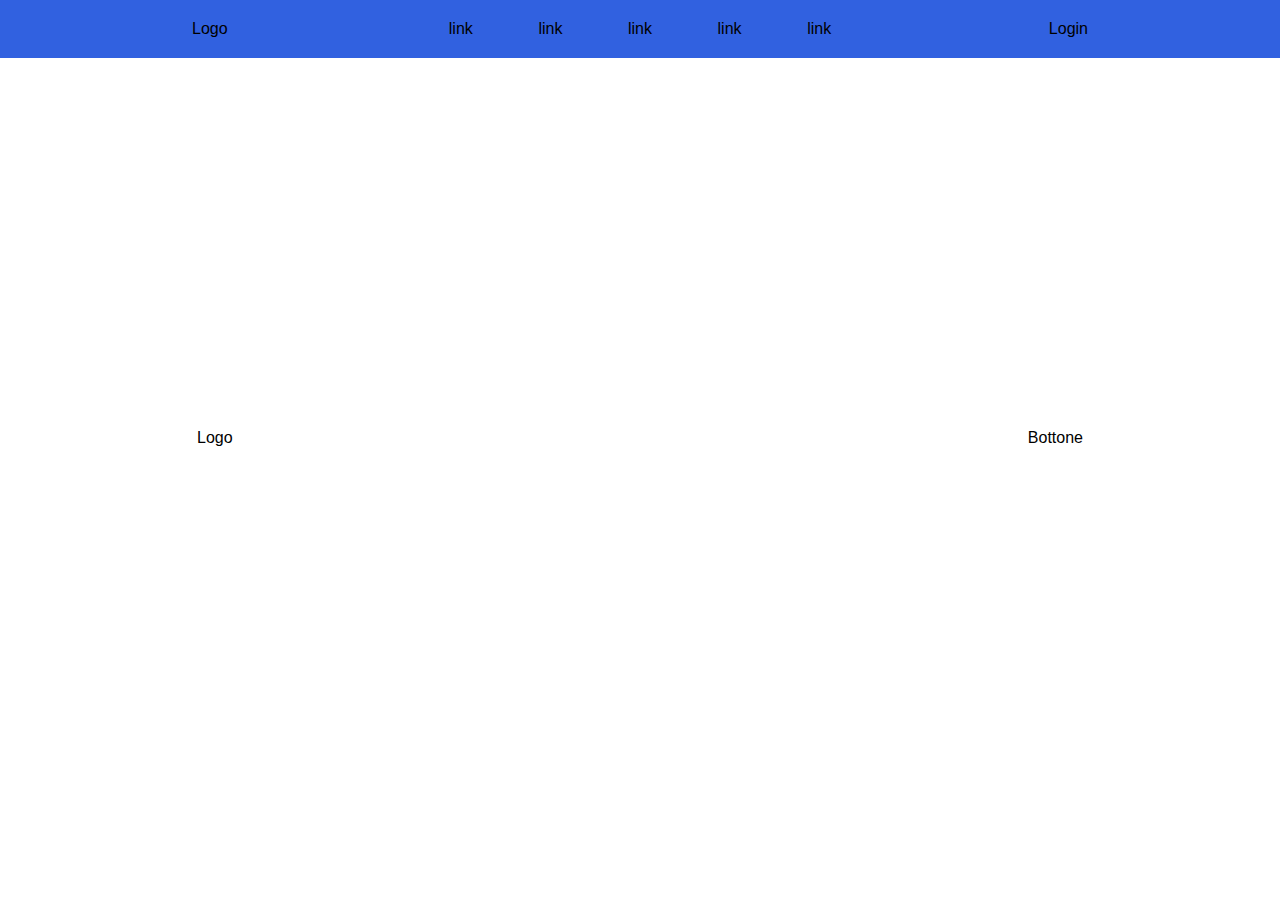
<file: index.html>
<!DOCTYPE html>
<html lang="en">
<head>
    <meta charset="UTF-8">
    <meta name="viewport" content="width=device-width, initial-scale=1.0">
    <link rel="stylesheet" href="style.css">
    <title>Discord</title>
</head>
<body>
    <div class="debug">
        <!-- /#header -->
        <header id="header">
            <div class="nav d-flex container">
                <div class="">Logo</div>
                <div class="">
                    <ul class="d-flex">
                        <li>link</li>
                        <li>link</li>
                        <li>link</li>
                        <li>link</li>
                        <li>link</li>
                    </ul>
                </div>
                <div class="d-flex">Login</div>
            </div>
        </header>
        <!-- /#main -->
        <main id="main">
            <!-- hero -->
            <section class="hero d-flex">
                <div class="jumbotron"></div>
            </section>
            <!-- section1 -->
            <section class="section1">
                <div class="container d-flex">
                    <div class="col-large"></div>
                    <div class="col-small"></div>
                </div>
            </section>
            <!-- section2 -->
            <section class="section2">
                <div class="container d-flex">
                    <div class="col-small"></div>
                    <div class="col-large"></div>
                </div>
            </section>
            <!-- section3 -->
            <section class="section3">
                <div class="container d-flex">
                    <div class="col-large"></div>
                    <div class="col-small"></div>
                </div>
            </section>
            <!-- section4 -->
            <section class="section4">
                <div class="container d-flex">
                    <div class="col-single"></div>
                </div>
            </section>
        </main>
        <!-- /#footer -->
        <footer id="footer">
            <!-- link section  -->
            <section class="link-section">
                <div class="container d-flex">
                    <div class="link-col-large"></div>
                    <div class="link-col"></div>
                    <div class="link-col"></div>
                    <div class="link-col"></div>
                    <div class="link-col"></div>
                </div>
            </section>
            <!-- banner section  -->
            <section class="footer-banner-section">
                <div class="banner container d-flex">
                    <div class="">Logo</div>
                    <div class="">Bottone</div>
                </div>
            </section>
        </footer>
    </div>
</body>
</html>
</file>
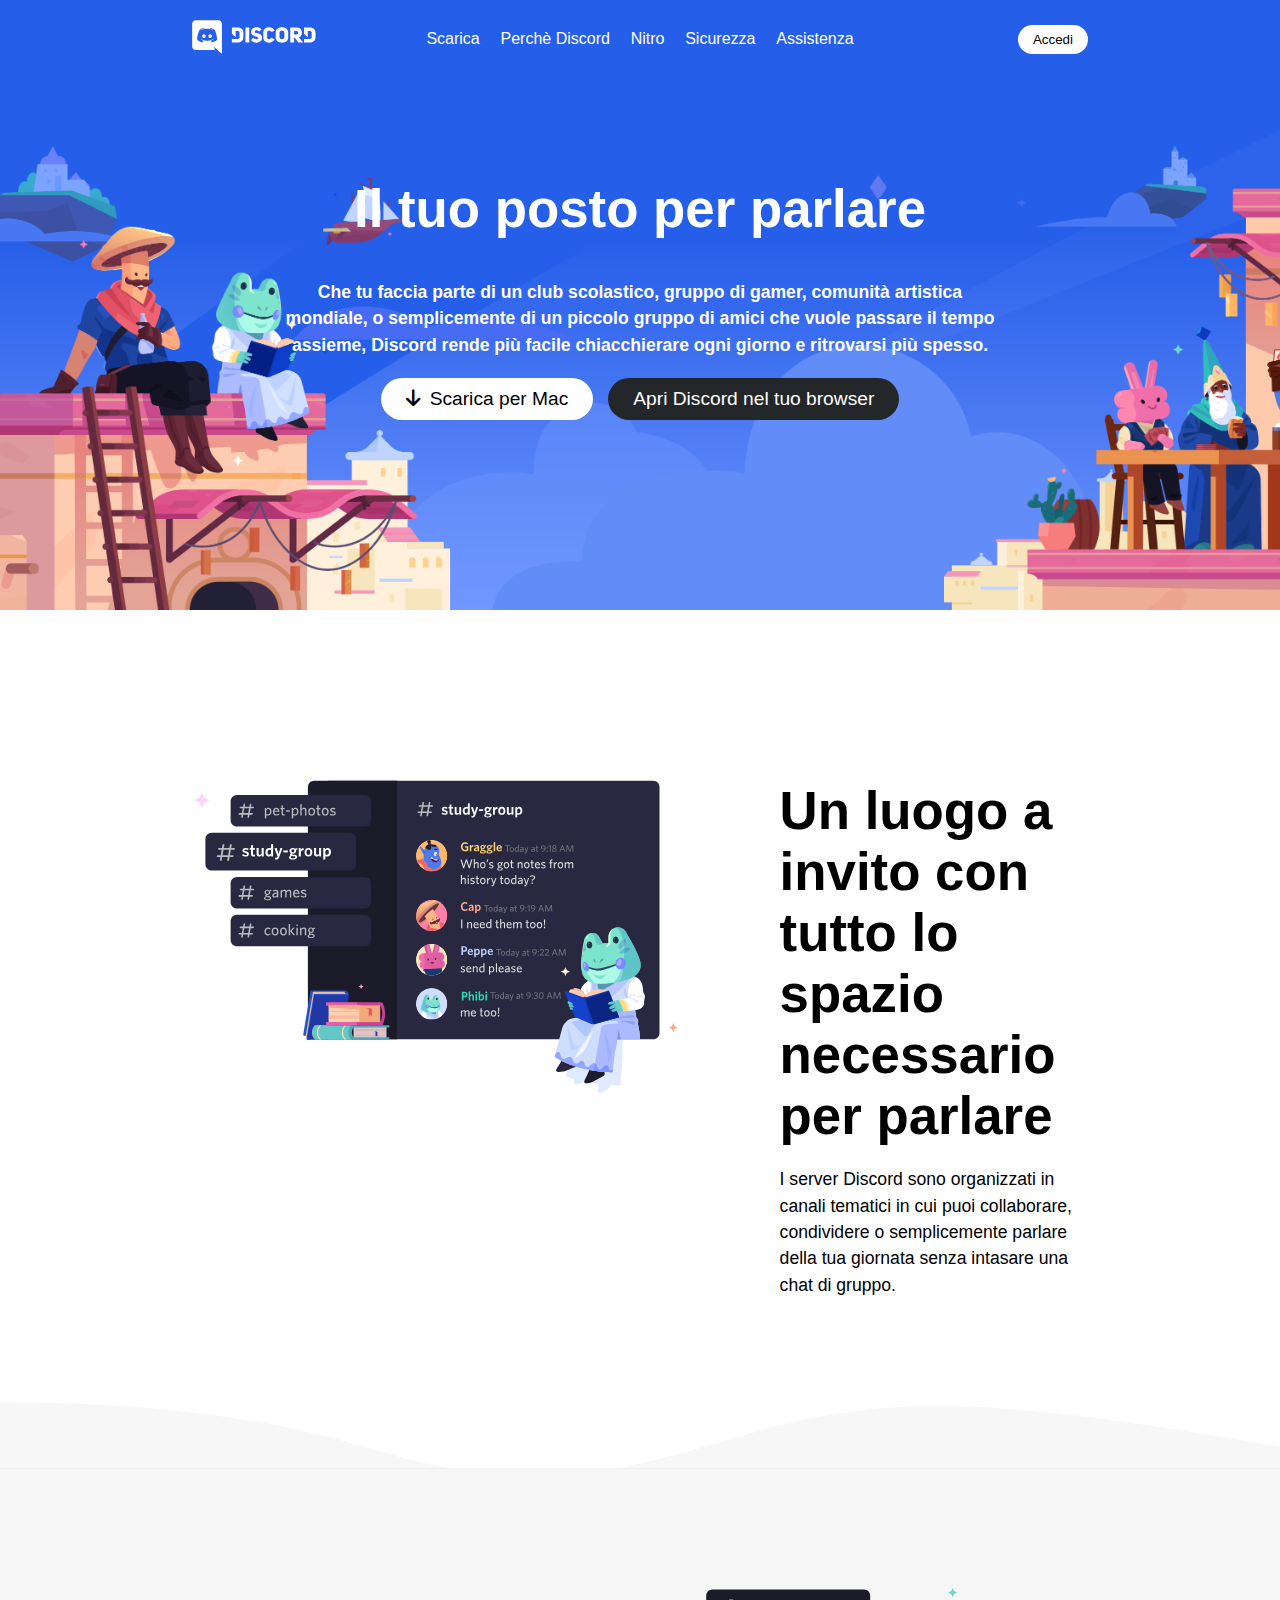
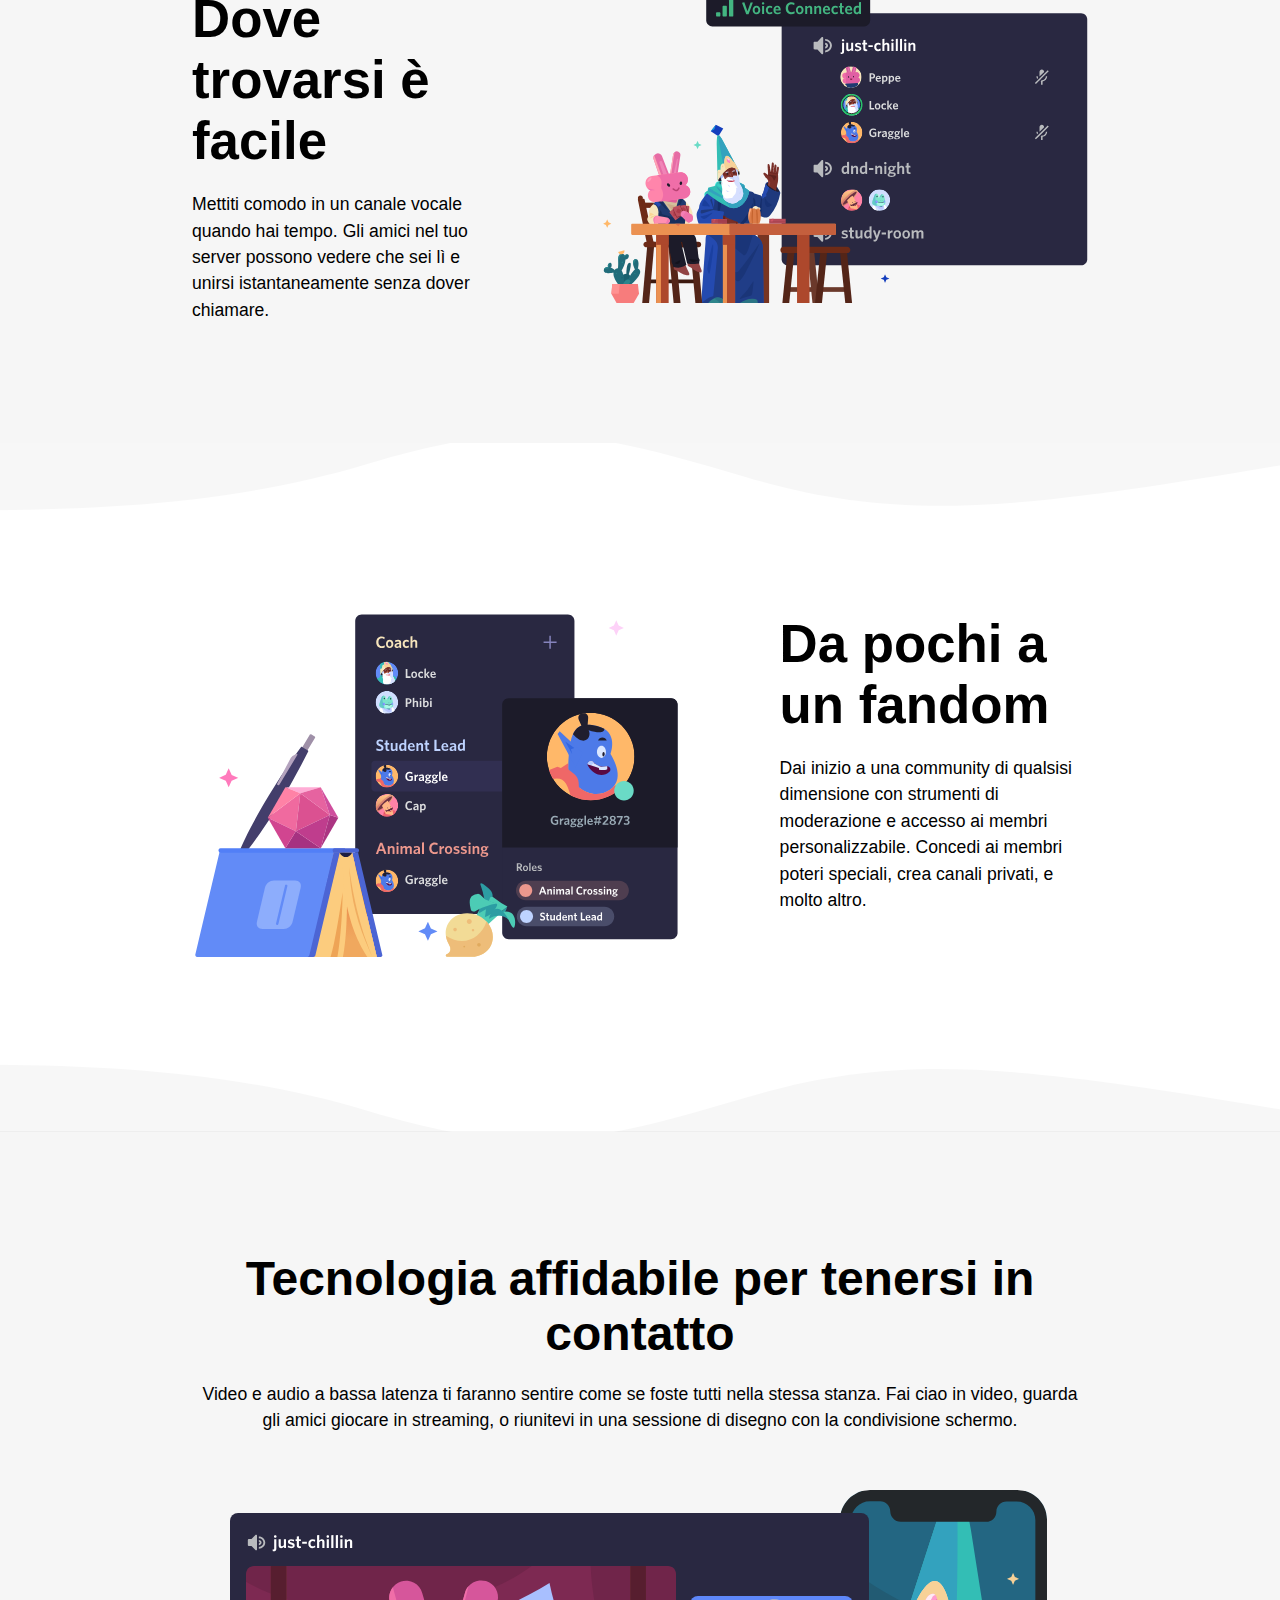
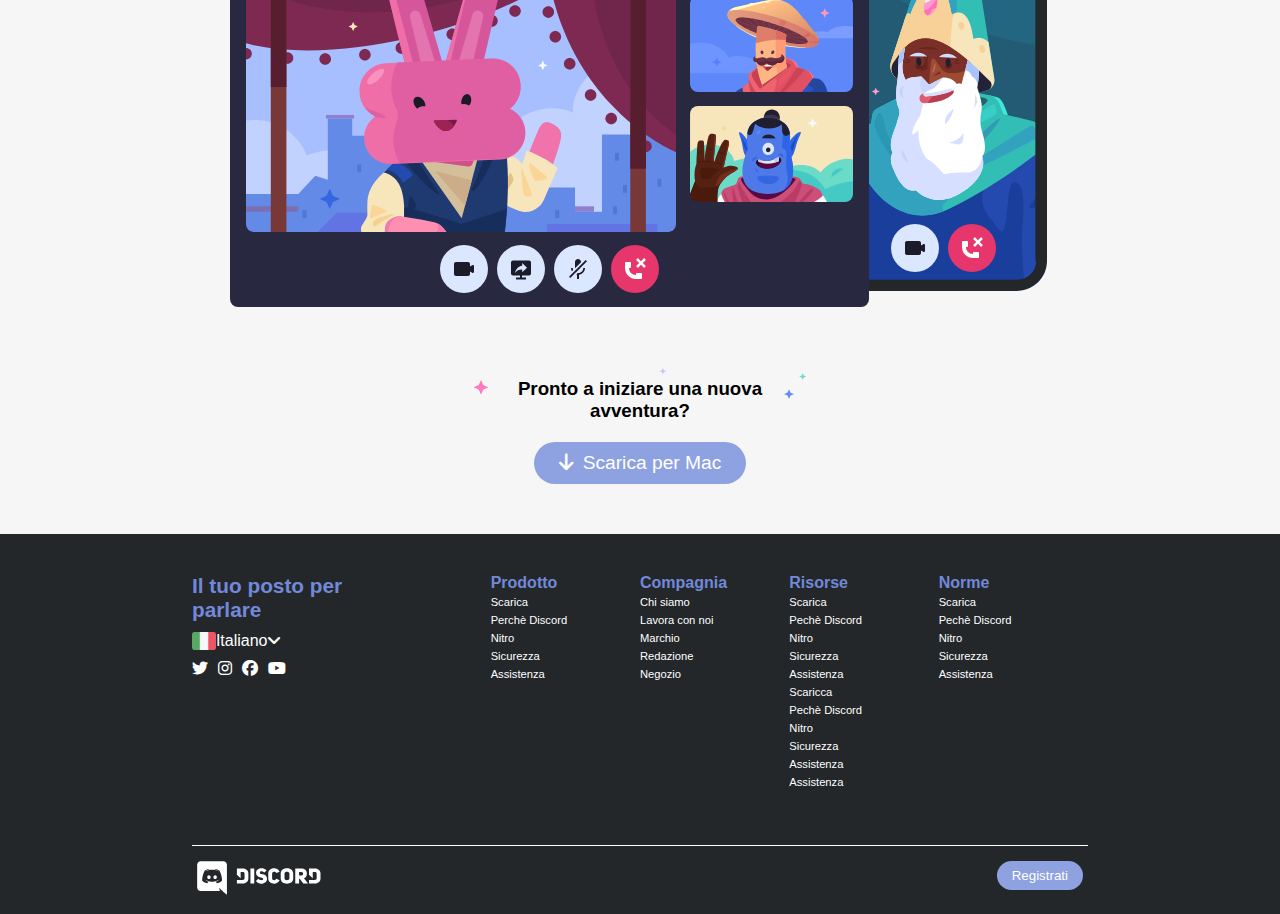
<file: bonus/index.html>
<!DOCTYPE html>
<html lang="en">
<head>
    <meta charset="UTF-8">
    <meta name="viewport" content="width=device-width, initial-scale=1.0">
    <!-- font  -->
    <link href="https://fonts.cdnfonts.com/css/whitney-2" rel="stylesheet">
    <!-- font-awesome  -->
    <link rel="stylesheet" href="https://cdnjs.cloudflare.com/ajax/libs/font-awesome/6.7.2/css/all.min.css">
    <link rel="stylesheet" href="style.css">
    <title>Discord bonus</title>
</head>
<body>
    <!-- /#header -->
    <header id="header">
        <div class="nav d-flex container">
            <div>
                <img class="logo" src="./img/logo.svg" alt="discord logo">
            </div>
            <div class="">
                <ul class="d-flex">
                    <li><a href="#">Scarica</a></li>
                    <li><a href="#">Perchè Discord</a></li>
                    <li><a href="#">Nitro</a></li>
                    <li><a href="#">Sicurezza</a></li>
                    <li><a href="#">Assistenza</a></li>
                </ul>
            </div>
            <div class="d-flex">
                <button class="btn-small btn-primary"><span>Accedi</span></button>
            </div>
        </div>
    </header>
    <!-- /#main -->
    <main id="main">
        <!-- hero -->
        <section class="hero d-flex y-bottom-50 ">
            <div class="jumbotron text-white text-center ">
                <h2>Il tuo posto per parlare</h2>
                <p>Che tu faccia parte di un club scolastico, gruppo di gamer, comunità artistica <br> mondiale, o semplicemente di un piccolo gruppo di amici che vuole passare il tempo <br> assieme, Discord rende più facile chiacchierare ogni giorno e ritrovarsi più spesso.</p>
                <div class="d-flex">
                    <button class="btn btn-primary"><span><i class="fa-solid fa-arrow-down"></i></span><span>Scarica per Mac</span></button>
                    <button class="btn btn-secondary text-white"><span>Apri Discord nel tuo browser</span> </button>
                </div>
            </div>
        </section>
        <!-- section invite -->
        <section class="section-invite y-bottom-50">
            <div class="container d-flex paddin-y-100">
                <div class="col-large left">
                    <img src="./img/item1.svg" alt="chat">
                </div>
                <div class="col-small right">
                    <h2 class="y-bottom-20">
                        Un luogo a invito con tutto lo spazio necessario per parlare
                    </h2>
                    <p>I server Discord sono organizzati in canali tematici in cui puoi collaborare, condividere o semplicemente parlare della tua giornata senza intasare una chat di gruppo.</p>
                </div>
            </div>
        </section>
        <!-- section2 -->
        <section class="section-connect bg-grey wave-top wave-bottom y-bottom-50">
            <div class="container d-flex paddin-y-100">
                <div class="col-small left">
                    <h2 class="y-bottom-20">Dove trovarsi è facile</h2>
                    <p>Mettiti comodo in un canale vocale quando hai tempo. Gli amici nel tuo server possono vedere che sei lì e unirsi istantaneamente senza dover chiamare.</p>
                </div>
                <div class="col-large right">
                    <img src="./img/item2.svg" alt="discord channel">
                </div>
            </div>
        </section>
        <!-- section3 -->
        <section class="section-community y-bottom-50">
            <div class="container d-flex paddin-y-100">
                <div class="col-large left">
                    <img src="./img/item3.svg" alt="fandom">
                </div>
                <div class="col-small right">
                    <h2 class="y-bottom-20">Da pochi a un fandom</h2>
                    <p>Dai inizio a una community di qualsisi dimensione con strumenti di moderazione e accesso ai membri personalizzabile. Concedi ai membri poteri speciali, crea canali privati, e molto altro.</p>
                </div>
            </div>
        </section>
        <!-- section4 -->
        <!-- <div class="wave-top">
            <img class="wave-img" src="./img/wave.svg" alt="wave">
        </div> -->
        <section class="section-tech bg-grey wave-top">
            <div class="container d-flex paddin-y-100">
                <div class="col-single text-center">
                    <h2 class="y-bottom-20">Tecnologia affidabile per tenersi in contatto</h2>
                    <p>Video e audio a bassa latenza ti faranno sentire come se foste tutti nella stessa stanza. Fai ciao in video, guarda <br>gli amici giocare in streaming, o riunitevi in una sessione di disegno con la condivisione schermo.</p>
                    <img src="./img/item4-big.svg" alt="technology">
                    <div>
                        <h3 class="y-bottom-20">Pronto a iniziare una nuova avventura?</h3>
                        <button class="btn btn-tertiary text-white"><span><i class="fa-solid fa-arrow-down"></i></span><span>Scarica per Mac</span></button>
                    </div>
                </div>
            </div>
        </section>
    </main>
    <!-- /#footer -->
    <footer id="footer">
        <!-- link section  -->
        <section class="link-section">
            <div class="container d-flex">
                <div class="link-col-large">
                    <ul>
                        <li>
                            <h3>Il tuo posto per <br>parlare</h3>
                        </li>
                        <li class="d-flex">
                            <img src="./img/ita.png" alt="italian flag">
                            <span>Italiano</span><span>
                                <i class="fa-solid fa-angle-down"></i>
                            </span>
                        </li>
                        <li class="d-flex">
                            <i class="fa-brands fa-twitter"></i>
                            <i class="fa-brands fa-instagram"></i>
                            <i class="fa-brands fa-facebook"></i>
                            <i class="fa-brands fa-youtube"></i>
                        </li>
                    </ul>
                </div>
                <div class="link-col">
                    <ul>
                        <li><h3>Prodotto</h3></li>
                        <li><a href="#">Scarica</a></li>
                        <li><a href="#">Perchè Discord</a></li>
                        <li><a href="#">Nitro</a></li>
                        <li><a href="#">Sicurezza</a></li>
                        <li><a href="#">Assistenza</a></li>
                    </ul>
                </div>
                <div class="link-col">
                    <ul>
                        <li><h3>Compagnia</h3></li>
                        <li><a href="#">Chi siamo</a></li>
                        <li><a href="#">Lavora con noi</a></li>
                        <li><a href="#">Marchio</a></li>
                        <li><a href="#">Redazione</a></li>
                        <li><a href="#">Negozio</a></li>
                    </ul>
                </div>
                <div class="link-col">
                    <ul>
                        <li><h3>Risorse</h3></li>
                        <li><a href="#">Scarica</a></li>
                        <li><a href="#">Pechè Discord</a></li>
                        <li><a href="#">Nitro</a></li>
                        <li><a href="#">Sicurezza</a></li>
                        <li><a href="#">Assistenza</a></li>
                        <li><a href="#">Scaricca</a></li>
                        <li><a href="#">Pechè Discord</a></li>
                        <li><a href="#">Nitro</a></li>
                        <li><a href="#">Sicurezza</a></li>
                        <li><a href="#">Assistenza</a></li>
                        <li><a href="#">Assistenza</a></li>
                    </ul>
                </div>
                <div class="link-col">
                    <ul>
                        <li><h3>Norme</h3></li>
                        <li><a href="#">Scarica</a></li>
                        <li><a href="#">Pechè Discord</a></li>
                        <li><a href="#">Nitro</a></li>
                        <li><a href="#">Sicurezza</a></li>
                        <li><a href="#">Assistenza</a></li>
                    </ul>
                </div>
            </div>
        </section>
        <!-- banner section  -->
        <section class="footer-banner-section">
            <div class="banner container d-flex">
                <div class="">
                    <img src="./img/logo.svg" alt="discord logo">
                </div>
                <div class="">
                    <button class="btn-small btn-tertiary text-white">Registrati</button>
                </div>
            </div>
        </section>
    </footer>
</body>
</html>
</file>
<file: style.css>
*{
    padding: 0;
    margin: 0;
    box-sizing: border-box;
}

:root{
    --disc-header-bg:#3161E0;
    --disc-blue-text:#7288D9;
    --disc-section-bg:#F6F6F6;
    --disc-btn-primary-bg:#FFFFFF;
    --disc-btn-secondary-bg:#23272A;
    --disc-btn-tertiary-bg:#8EA1E1;
}

body{
    font-family: "Roboto", sans-serif;
    font-optical-sizing: auto;
    font-style: normal;

}

ul{
    list-style: none;
}

/* #region utils  */
.d-flex{
    display: flex;
}

a{
    text-decoration: none;
    cursor: pointer;
    color: white;

}



.text-white{
    color: white;
}


/* #endregion utils  */

/* #region general  */
.container{
    width: 70%;
    margin: 0 auto;
}

.col-small{
    width: 40%;
}

.col-large{
    width: 60%;
}

.logo{
    max-width: 100%;
}

.btn{
    padding: 7px 12px;
    border-radius: 15px;
    border: none;
    cursor: pointer;
}

.btn-primary{
    background-color: var(--disc-btn-primary-bg);
}

/* #endregion general  */




/* #region header  */
header{
    background-color: var(--disc-header-bg);
    padding: 20px 0;
}

.nav{
    justify-content: space-between;
    align-items: center; 

    >div:nth-child(even){
        width: 50%;
        ul{
            justify-content: space-around;
        }
    }
    >div:nth-child(odd){
        width: 25%;
    }
    >div:last-of-type{
        justify-content: flex-end;
    }
}
/* #endregion header  */

/* #region main  */
main{
    section{
        padding: 30px 0;
    }
}

/* hero  */
.hero{
    background-color: var(--discord-hero-bg);
    .jumbotron{
        width: 60%;
        margin: 0 auto;
    }
}

/* section4  */
.col-single{
    width: 100%;
}
/* #endregion main  */

/* #region footer  */
footer{
    background-color: var(--discord-footer-bg);
}

/* link section  */
.link-section{
    padding: 10px 0 30px 0;
    border-bottom: 1px solid white;
    .link-col-large{
        width: calc((100% / 6) * 2);
    }
    .link-col{
        width: calc(100% / 6);
    }
}




/* banner section  */
.footer-banner-section{
    padding-top: 15px;
    .banner{
        padding: 10px 0;
        justify-content: space-between;
        div{
            padding: 5px;
        }
    }
}

/* #endregion footer  */
</file>
<file: bonus/style.css>
@import url('https://fonts.cdnfonts.com/css/whitney-2');

*{
    padding: 0;
    margin: 0;
    box-sizing: border-box;
}

:root{
    --disc-header-bg:#255EE9;
    --disc-blue-text:#7288D9;
    --disc-section-bg:#F6F6F6;
    --disc-btn-primary-bg:#FFFFFF;
    --disc-btn-secondary-bg:#23272A;
    --disc-btn-tertiary-bg:#8EA1E1;
}

body{
    font-family: 'Whytney', 'Helvetica Neue', Helvetica, Arial, sans-serif;
}

ul{
    list-style: none;
}

/* #region utils  */
.d-flex{
    display: flex;
}

a{
    text-decoration: none;
    cursor: pointer;
    color: white;

}

.text-white{
    color: white;
}

.text-center{
    text-align: center;
}

.y-bottom-20{
    margin-bottom: 20px;
}

.y-bottom-50{
    margin-bottom: 120px;
}

.paddin-y-100{
    padding: 50px 0;

}

.left{
    padding-right: 50px;

}

.right{
    padding-left: 50px;

}

.bg-grey{
    background-color: var(--disc-section-bg);
}

.bg-white{
    background-color: white;
}
/* #endregion utils  */

/* #region general  */
.container{
    width: 70%;
    margin: 0 auto;
}

.col-small{
    width: 40%;
}

.col-large{
    width: 60%;
    img{
        max-width: 100%;
    }
}

.logo{
    max-width: 100%;
}

.btn-small{
    padding: 7px 15px;
    border-radius: 15px;
    border: none;
    cursor: pointer;
}

.btn{
    padding: 10px 25px;
    border-radius: 25px;
    border: none;
    cursor: pointer;
    font-size: 1.2rem;
}

.btn-primary{
    background-color: var(--disc-btn-primary-bg);
}

.btn-secondary{
    background-color: var(--disc-btn-secondary-bg);
}

.btn-tertiary{
    background-color: var(--disc-btn-tertiary-bg);
}

h2{
    font-size: 3.3rem;
}

p{
    font-size: 1.1rem;
    line-height: 1.5;
}

i{
    margin-right: 10px;
}

/* add wave border top  */
.wave-top::before{
    opacity: 2.7%;
    content: '';
    display: block;
    border-top: 70px solid #42424200;
    border-image-source: url('./img/wave.svg');
    border-image-slice: 70;
    border-image-outset: 0.99;
}

/* add wave border bottom  */
.wave-bottom::after{
    opacity: 2.7%;
    content: '';
    display: block;
    border-top: 70px solid #42424200;
    border-image-source: url('./img/wave.svg');
    border-image-slice: 70;
    border-image-outset: 1;
    transform: scaleY(-1);
}
.wave-img{
    opacity: 3%;
}

.invert-y {
    transform: scaleY(-1);
}
/* #endregion general  */

/* #region header  */
header{
    background-color: var(--disc-header-bg);
    padding: 20px 0;
}

.nav{
    justify-content: space-between;
    align-items: center; 

    >div:nth-child(even){
        width: 50%;
        ul{
            justify-content: space-around;
        }
    }
    >div:nth-child(odd){
        width: 25%;
    }
    >div:last-of-type{
        justify-content: flex-end;
    }
}
/* #endregion header  */

/* #region main  */

/* hero  */
.hero{
    background-image: url(./img/jumbo.png);
    background-size: cover ;
    padding: 40px 0;
    .jumbotron{
        width: 60%;
        padding: 60px 0 150px 0;
        margin: 0 auto;
        .d-flex{
            justify-content: center;
            gap: 15px;
        }

        h2{
            margin-bottom: 40px;
        }

        p{
            font-weight: 600;
            margin-bottom: 20px;
        }
    }
}

/* section4  */
.col-single{
    width: 100%;
    h2{
        font-size: 3rem;
    }
    div{
        background-image: url("./img/stars.svg");
        background-repeat: no-repeat;
        background-size: contain;
        width: 37%;
        margin: 0 auto;
        background-position-x: center;
        padding-top: 10px;
    }
}

/* #endregion main  */

/* #region footer  */
footer{
    background-color: var(--disc-btn-secondary-bg);
}

/* link section  */
.link-section{
    padding: 40px 0;
    .link-col-large{
        width: calc((100% / 6) * 2);
        li{
            margin-bottom: 10px;
        }
        h3{
            color: var(--disc-blue-text);
            font-size: 1.3rem;
        }

        img{
            max-width: 8%;
        }

        span{
            color: white;
        }

        i{
            color: white;
        }
    }
    .link-col{
        width: calc(100% / 6);
        h3{
            color: var(--disc-blue-text);
            font-size: 1rem;
        }
        a{
            font-size:0.7rem ;
        }
    }
}

/* banner section  */
.footer-banner-section{
    padding-top: 15px;

    .banner{
        border-top: 1px solid white;

        padding: 10px 0;
        justify-content: space-between;
        div{
            padding: 5px;
        }
    }
}
/* #endregion footer  */
</file>
